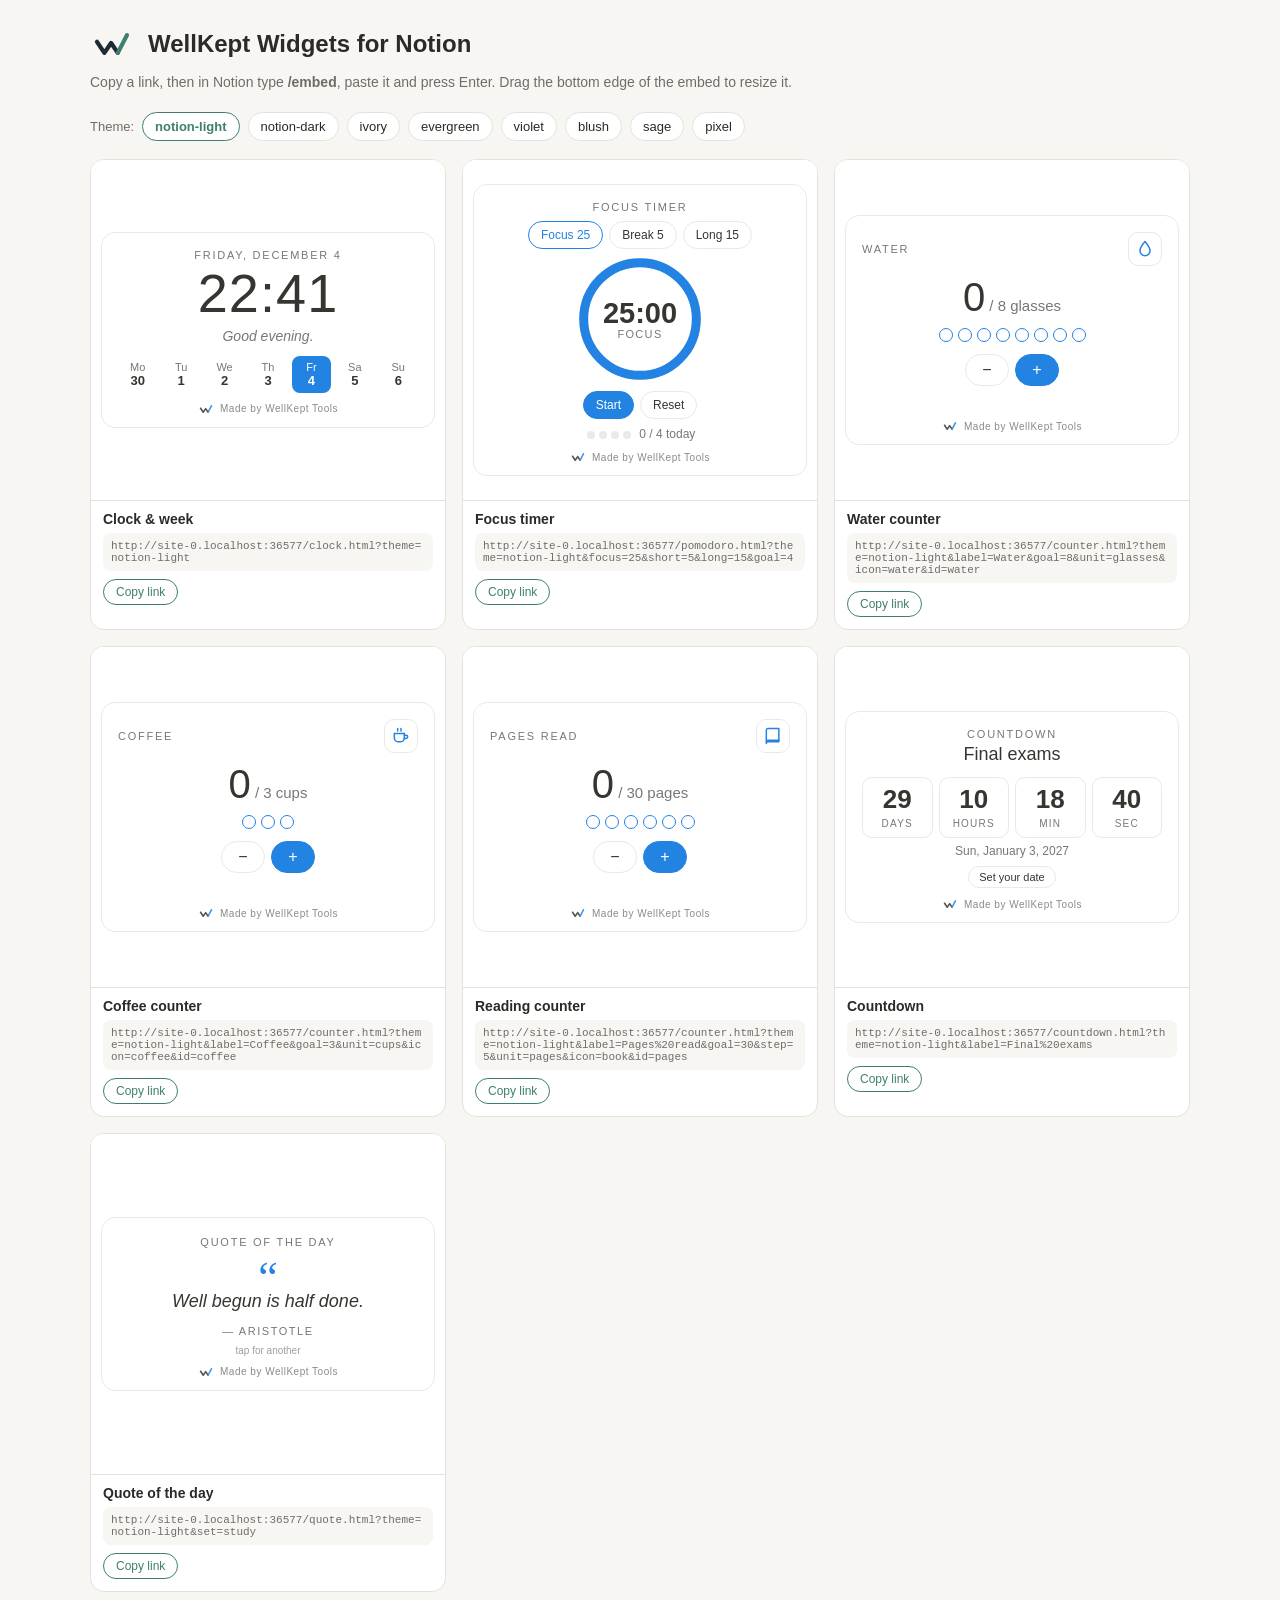
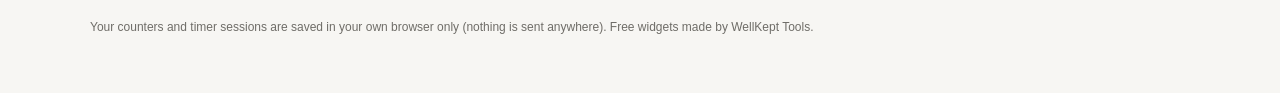
<file: index.html>
<!doctype html>
<html lang="en">
<head>
<meta charset="utf-8">
<meta name="viewport" content="width=device-width, initial-scale=1">
<title>WellKept Widgets for Notion</title>
<style>
  :root { --bg: #F7F6F3; --ink: #2B2A27; --muted: #6F6D68; --line: #E4E2DC; --accent: #3F7F6E; }
  * { box-sizing: border-box; margin: 0; padding: 0; }
  body { font-family: -apple-system, BlinkMacSystemFont, "Segoe UI", Inter, Roboto, Arial, sans-serif; background: var(--bg); color: var(--ink); padding: 28px 16px 48px; }
  header { max-width: 1100px; margin: 0 auto 22px; display: flex; align-items: center; gap: 14px; flex-wrap: wrap; }
  header svg { width: 44px; height: 32px; }
  h1 { font-size: 24px; }
  header p { color: var(--muted); font-size: 14px; flex-basis: 100%; }
  .bar { max-width: 1100px; margin: 0 auto 18px; display: flex; gap: 8px; flex-wrap: wrap; align-items: center; font-size: 13px; color: var(--muted); }
  .bar button { font: inherit; border: 1px solid var(--line); background: #fff; border-radius: 999px; padding: 6px 12px; cursor: pointer; color: var(--ink); }
  .bar button.on { border-color: var(--accent); color: var(--accent); font-weight: 600; }
  .grid { max-width: 1100px; margin: 0 auto; display: grid; grid-template-columns: repeat(auto-fill, minmax(320px, 1fr)); gap: 16px; }
  .w { background: #fff; border: 1px solid var(--line); border-radius: 14px; overflow: hidden; display: flex; flex-direction: column; }
  .w iframe { width: 100%; height: 340px; border: 0; display: block; }
  .w .meta { padding: 10px 12px 12px; border-top: 1px solid var(--line); }
  .w h2 { font-size: 14px; margin-bottom: 6px; }
  .w code { display: block; font-size: 11px; background: var(--bg); border-radius: 8px; padding: 7px 8px; word-break: break-all; color: var(--muted); }
  .w button { margin-top: 8px; font: inherit; font-size: 12px; border: 1px solid var(--accent); color: var(--accent); background: #fff; border-radius: 999px; padding: 5px 12px; cursor: pointer; }
  footer { max-width: 1100px; margin: 26px auto 0; font-size: 12px; color: var(--muted); line-height: 1.6; }
</style>
</head>
<body>
<header>
  <svg viewBox="0 0 72 52" aria-hidden="true"><g transform="translate(3.5,-3.5)" fill="none" stroke-width="7" stroke-linecap="round" stroke-linejoin="round"><polyline points="8,26 20,44 31,28 42,44" stroke="#1E2B33"/><polyline points="42,44 57,15" stroke="#3F7F6E"/></g></svg>
  <h1>WellKept Widgets for Notion</h1>
  <p>Copy a link, then in Notion type <b>/embed</b>, paste it and press Enter. Drag the bottom edge of the embed to resize it.</p>
</header>
<div class="bar" id="themes">Theme:</div>
<div class="grid" id="grid"></div>
<footer>Your counters and timer sessions are saved in your own browser only (nothing is sent anywhere). Free widgets made by WellKept Tools.</footer>
<script>
  var THEMES = ["notion-light", "notion-dark", "ivory", "evergreen", "violet", "blush", "sage", "pixel"];
  var W = [
    ["Clock & week", "clock.html", ""],
    ["Focus timer", "pomodoro.html", "&focus=25&short=5&long=15&goal=4"],
    ["Water counter", "counter.html", "&label=Water&goal=8&unit=glasses&icon=water&id=water"],
    ["Coffee counter", "counter.html", "&label=Coffee&goal=3&unit=cups&icon=coffee&id=coffee"],
    ["Reading counter", "counter.html", "&label=Pages%20read&goal=30&step=5&unit=pages&icon=book&id=pages"],
    ["Countdown", "countdown.html", "&label=Final%20exams"],
    ["Quote of the day", "quote.html", "&set=study"]
  ];
  var base = location.href.replace(/[^/]*(\?.*)?$/, "");
  var cur = new URLSearchParams(location.search).get("theme") || "notion-light";
  function url(w) { return base + w[1] + "?theme=" + cur + w[2]; }
  function render() {
    document.getElementById("themes").innerHTML = "Theme:" + THEMES.map(function (t) {
      return '<button class="' + (t === cur ? "on" : "") + '" data-t="' + t + '">' + t + "</button>";
    }).join("");
    document.getElementById("grid").innerHTML = W.map(function (w, i) {
      var u = url(w);
      return '<div class="w"><iframe loading="lazy" src="' + u + '" title="' + w[0] + '"></iframe><div class="meta"><h2>' + w[0] +
        '</h2><code>' + u.replace(/&/g, "&amp;") + '</code><button data-i="' + i + '">Copy link</button></div></div>';
    }).join("");
  }
  document.addEventListener("click", function (e) {
    var t = e.target.dataset;
    if (t.t) { cur = t.t; render(); }
    if (t.i !== undefined) {
      var u = url(W[+t.i]);
      (navigator.clipboard ? navigator.clipboard.writeText(u) : Promise.reject()).then(function () { e.target.textContent = "Copied ✓"; },
        function () { prompt("Copy this link:", u); });
    }
  });
  render();
</script>
</body>
</html>
</file>
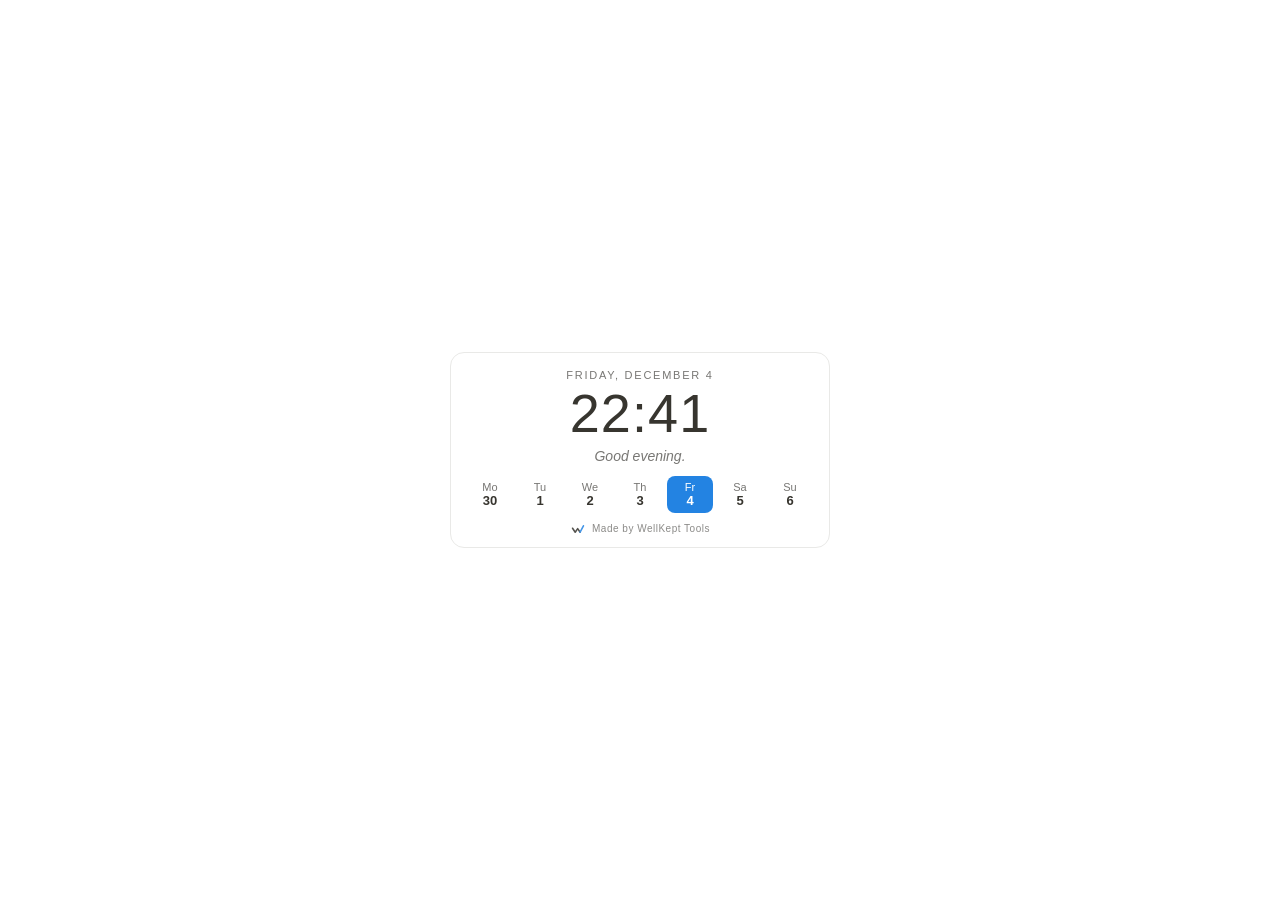
<file: clock.html>
<!doctype html>
<html lang="en">
<head>
<meta charset="utf-8">
<meta name="viewport" content="width=device-width, initial-scale=1">
<title>Clock · WellKept Widgets</title>
<script src="wk.js"></script>
<link rel="stylesheet" href="wk.css">
<style>
  .time { font-size: 54px; margin: 4px 0 2px; letter-spacing: .02em; }
  .time small { font-size: 18px; color: var(--muted); margin-left: 4px; }
  .greet { font-size: 14px; color: var(--muted); margin-top: 6px; font-style: italic; }
  .week { display: grid; grid-template-columns: repeat(7, 1fr); gap: 4px; margin-top: 12px; }
  .week span { font-size: 11px; padding: 5px 0; border-radius: 8px; color: var(--muted); }
  .week span b { display: block; font-size: 13px; color: var(--ink); font-weight: 600; }
  .week span.on { background: var(--accent); color: var(--card); }
  .week span.on b { color: var(--card); }
</style>
</head>
<body>
<div class="card">
  <div class="eyebrow" id="date"></div>
  <div class="time big" id="time">--:--</div>
  <div class="greet" id="greet"></div>
  <div class="week" id="week"></div>
  <div id="wk-brand"></div>
</div>
<script>
/* Réglages : &h12=1 (format 12 h)  &seconds=1  &greeting=0  &week=0  &name=Emma */
(function () {
  var h12 = WK.param("h12") === "1", sec = WK.param("seconds") === "1";
  var name = WK.param("name", "");
  if (WK.param("greeting") === "0") document.getElementById("greet").remove();
  if (WK.param("week") === "0") document.getElementById("week").remove();
  function pad(n) { return (n < 10 ? "0" : "") + n; }
  function draw() {
    var d = new Date(), h = d.getHours(), suf = "";
    if (h12) { suf = h < 12 ? "AM" : "PM"; h = h % 12 || 12; }
    var t = (h12 ? h : pad(h)) + ":" + pad(d.getMinutes()) + (sec ? ":" + pad(d.getSeconds()) : "");
    document.getElementById("time").innerHTML = t + (suf ? "<small>" + suf + "</small>" : "");
    document.getElementById("date").textContent = d.toLocaleDateString("en-US", { weekday: "long", month: "long", day: "numeric" });
    var g = document.getElementById("greet");
    if (g) {
      var hh = d.getHours(), part = hh < 5 ? "Good night" : hh < 12 ? "Good morning" : hh < 18 ? "Good afternoon" : "Good evening";
      g.textContent = part + (name ? ", " + name : "") + ".";
    }
    var w = document.getElementById("week");
    if (w) {
      var start = new Date(d); start.setDate(d.getDate() - ((d.getDay() + 6) % 7));
      var html = "";
      for (var i = 0; i < 7; i++) {
        var x = new Date(start); x.setDate(start.getDate() + i);
        var on = x.toDateString() === d.toDateString();
        html += '<span class="' + (on ? "on" : "") + '">' + x.toLocaleDateString("en-US", { weekday: "short" }).slice(0, 2) + "<b>" + x.getDate() + "</b></span>";
      }
      w.innerHTML = html;
    }
  }
  draw(); setInterval(draw, 1000);
})();
</script>
</body>
</html>
</file>
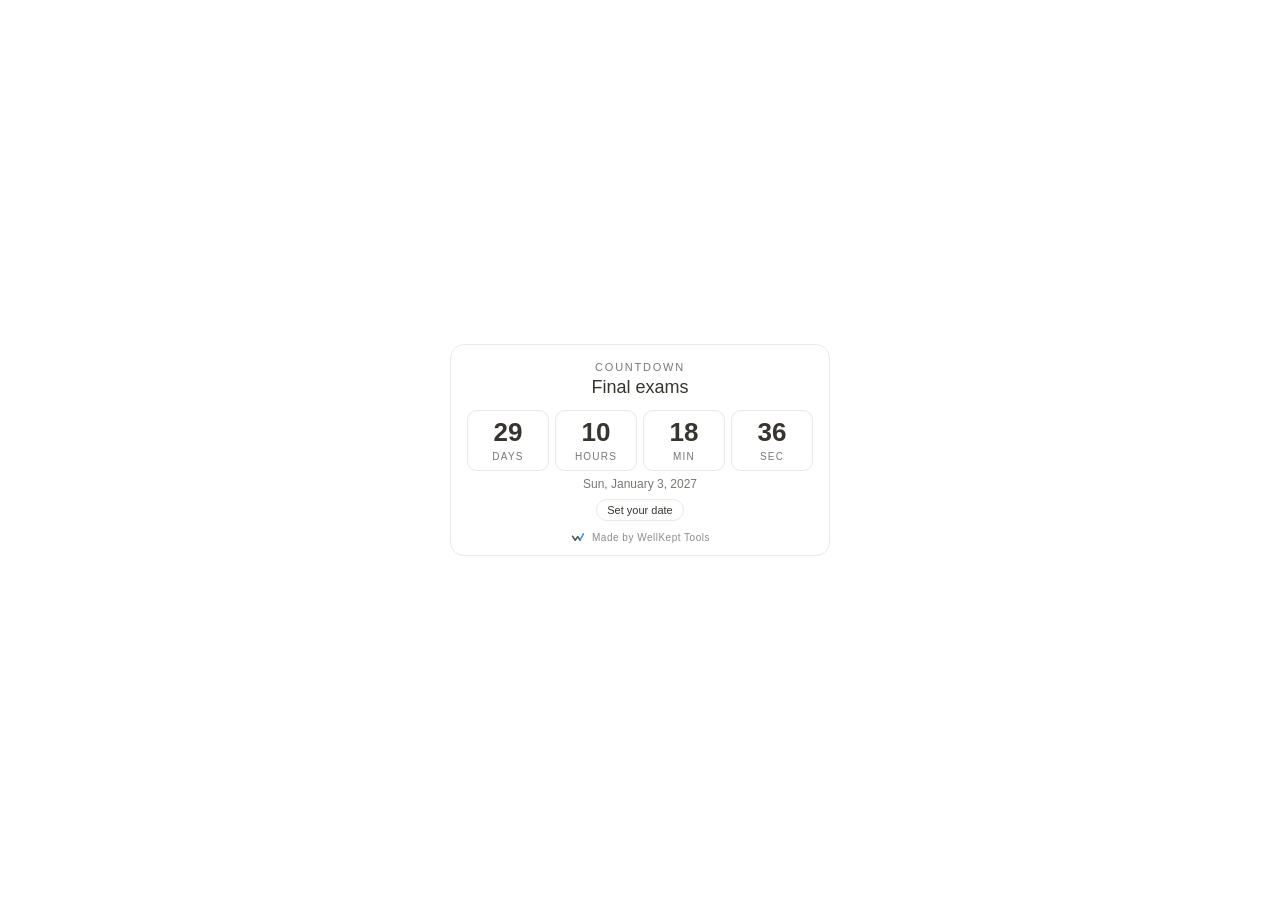
<file: countdown.html>
<!doctype html>
<html lang="en">
<head>
<meta charset="utf-8">
<meta name="viewport" content="width=device-width, initial-scale=1">
<title>Countdown · WellKept Widgets</title>
<script src="wk.js"></script>
<link rel="stylesheet" href="wk.css">
<style>
  .grid { display: grid; grid-template-columns: repeat(4, 1fr); gap: 6px; margin: 12px 0 4px; }
  .grid div { background: var(--bg); border: 1px solid var(--line); border-radius: calc(var(--radius) * .7); padding: 8px 0 6px; }
  .grid b { display: block; font-size: 26px; font-weight: 600; }
  .grid span { font-size: 10px; letter-spacing: .12em; text-transform: uppercase; color: var(--muted); }
  .what { font-size: 18px; margin-top: 4px; }
  .when { font-size: 12px; color: var(--muted); margin-top: 6px; }
  .edit { margin-top: 8px; font-size: 11px; padding: 4px 10px; }
  form { display: none; margin-top: 10px; gap: 6px; flex-direction: column; align-items: stretch; }
  form.open { display: flex; }
  input { font: inherit; font-size: 13px; padding: 7px 9px; border-radius: 8px; border: 1px solid var(--line); background: var(--bg); color: var(--ink); color-scheme: light dark; }
</style>
</head>
<body>
<div class="card">
  <div class="eyebrow">Countdown</div>
  <div class="what" id="what"></div>
  <div class="grid" id="grid"></div>
  <div class="when" id="when"></div>
  <button class="edit" id="edit">Set your date</button>
  <form id="form">
    <input id="in-label" maxlength="40" placeholder="What are you counting down to?">
    <input id="in-date" type="date">
    <div class="row"><button type="submit" class="main">Save</button><button type="button" id="cancel">Cancel</button></div>
  </form>
  <div id="wk-brand"></div>
</div>
<script>
/* Réglages : &label=Final%20exams (titre par défaut)  &date=2027-01-15 (date par défaut, AAAA-MM-JJ)  &id=exams
   L'acheteur choisit sa date dans le widget (« Set your date ») ; elle reste dans son navigateur. */
(function () {
  var $ = function (id) { return document.getElementById(id); };
  var st = WK.store("countdown"), s = st.get({});
  var label = s.label || WK.param("label", "Final exams");
  var ds = s.date || WK.param("date", "");
  var target;
  function parse() {
    target = /^\d{4}-\d{2}-\d{2}$/.test(ds) ? new Date(ds + "T09:00:00") : null;
    if (!target || isNaN(target)) { target = new Date(); target.setDate(target.getDate() + 30); target.setHours(9, 0, 0, 0); ds = ""; }
    $("what").textContent = label;
    $("when").textContent = target.toLocaleDateString("en-US", { weekday: "short", month: "long", day: "numeric", year: "numeric" });
    $("edit").textContent = ds ? "Change" : "Set your date";
  }
  function draw() {
    var ms = Math.max(0, target - Date.now()), sec = Math.floor(ms / 1000);
    var p = [[Math.floor(sec / 86400), "days"], [Math.floor(sec % 86400 / 3600), "hours"], [Math.floor(sec % 3600 / 60), "min"], [sec % 60, "sec"]];
    $("grid").innerHTML = p.map(function (x) { return "<div><b>" + x[0] + "</b><span>" + x[1] + "</span></div>"; }).join("");
    if (ms === 0 && ds) $("when").textContent = "It's today. You've got this.";
  }
  $("edit").onclick = function () { $("in-label").value = label; $("in-date").value = ds; $("form").className = "open"; $("edit").style.display = "none"; };
  $("cancel").onclick = function () { $("form").className = ""; $("edit").style.display = ""; };
  $("form").onsubmit = function (e) {
    e.preventDefault();
    label = $("in-label").value.trim() || label; ds = $("in-date").value || ds;
    st.set({ label: label, date: ds }); $("cancel").onclick(); parse(); draw();
  };
  parse(); draw(); setInterval(draw, 1000);
})();
</script>
</body>
</html>
</file>
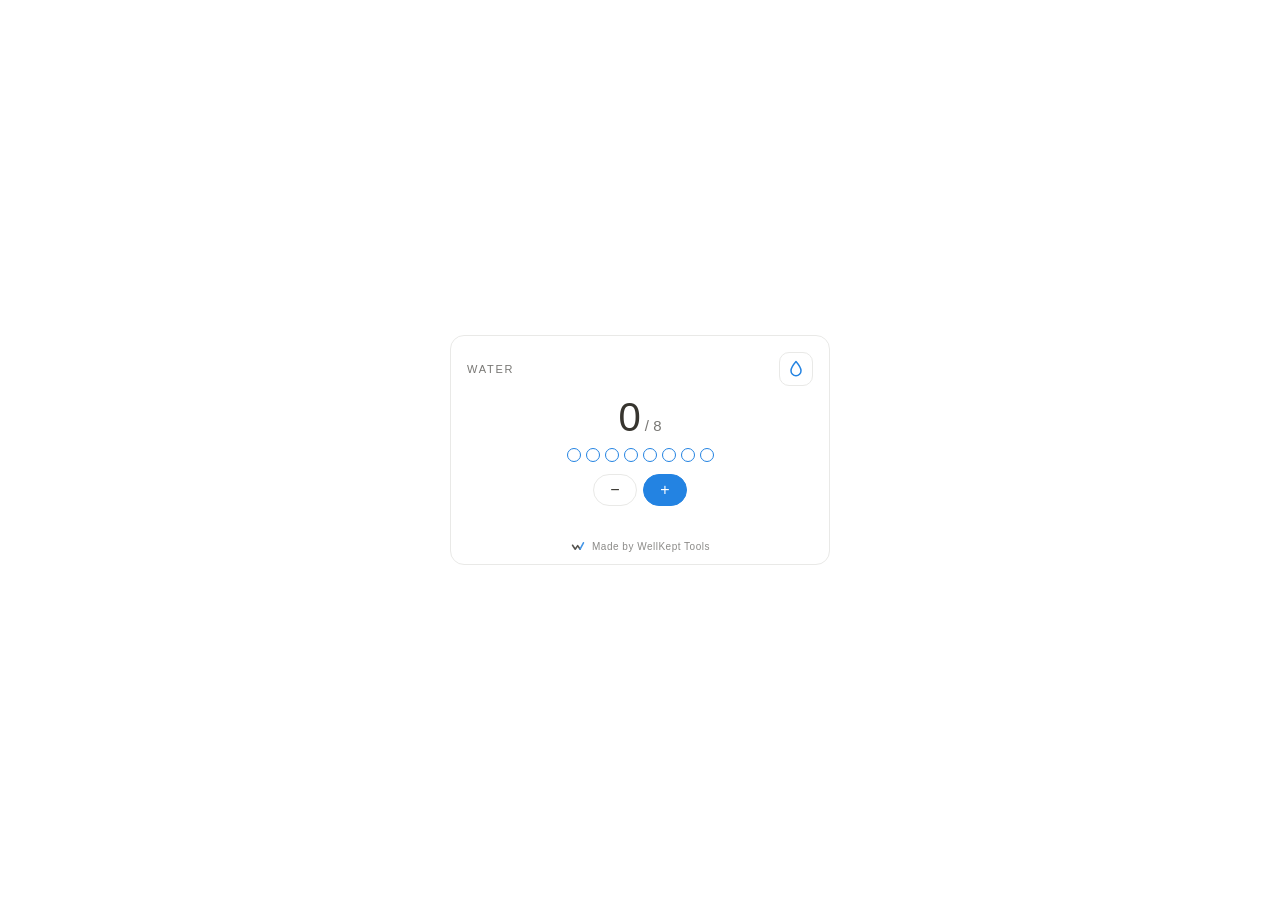
<file: counter.html>
<!doctype html>
<html lang="en">
<head>
<meta charset="utf-8">
<meta name="viewport" content="width=device-width, initial-scale=1">
<title>Daily counter · WellKept Widgets</title>
<script src="wk.js"></script>
<link rel="stylesheet" href="wk.css">
<style>
  .head { display: flex; align-items: center; justify-content: space-between; gap: 8px; }
  .head .eyebrow { text-align: left; }
  .ico { width: 34px; height: 34px; border-radius: 10px; background: var(--bg); border: 1px solid var(--line); display: grid; place-items: center; color: var(--accent); }
  .ico svg { width: 20px; height: 20px; }
  .val { font-size: 40px; margin: 10px 0 2px; }
  .val small { font-size: 15px; color: var(--muted); }
  .pips { display: flex; gap: 5px; justify-content: center; flex-wrap: wrap; margin: 10px 0 12px; }
  .pips i { width: 14px; height: 14px; border-radius: 50%; border: 1.5px solid var(--accent); }
  .pips i.on { background: var(--accent); }
  .done { font-size: 12px; color: var(--accent2); min-height: 16px; margin-top: 8px; }
  .row button { min-width: 44px; font-size: 16px; padding: 6px 14px; }
</style>
</head>
<body>
<div class="card">
  <div class="head"><div class="eyebrow" id="label">Water</div><div class="ico" id="ico"></div></div>
  <div class="val big" id="val">0</div>
  <div class="pips" id="pips"></div>
  <div class="track" id="trackwrap" style="display:none"><i id="bar"></i></div>
  <div class="row" style="margin-top:12px">
    <button id="minus" aria-label="Remove one">−</button>
    <button class="main" id="plus" aria-label="Add one">+</button>
  </div>
  <div class="done" id="done"></div>
  <div id="wk-brand"></div>
</div>
<script>
/* Réglages : &label=Water &goal=8 &step=1 &unit=glasses &icon=water|coffee|book|steps|star|heart|moon|leaf
   &reset=daily|weekly|never (weekly : remise à zéro le lundi) &id=water (chaque compteur a son id pour garder sa valeur) */
(function () {
  var ICONS = {
    water: '<path d="M12 3s6 7 6 11a6 6 0 0 1-12 0c0-4 6-11 6-11z"/>',
    coffee: '<path d="M4 9h12v5a5 5 0 0 1-5 5H9a5 5 0 0 1-5-5V9z"/><path d="M16 11h2a2 2 0 0 1 0 4h-2"/><path d="M8 3v3M12 3v3"/>',
    book: '<path d="M4 5a2 2 0 0 1 2-2h13v16H6a2 2 0 0 0-2 2V5z"/><path d="M4 19a2 2 0 0 1 2-2h13"/>',
    steps: '<path d="M7 16c-2 0-3-2-3-5s1-6 3-6 3 3 3 6-1 5-3 5zM17 20c-2 0-3-2-3-4s1-5 3-5 3 3 3 5-1 4-3 4z"/>',
    star: '<path d="M12 3l2.7 5.6 6.1.9-4.4 4.3 1 6.1L12 17l-5.4 2.9 1-6.1L3.2 9.5l6.1-.9z"/>',
    heart: '<path d="M12 20s-7-4.4-7-10a4 4 0 0 1 7-2.6A4 4 0 0 1 19 10c0 5.6-7 10-7 10z"/>',
    moon: '<path d="M20 14A8 8 0 0 1 10 4a8 8 0 1 0 10 10z"/>',
    leaf: '<path d="M5 19c0-9 6-14 15-14 0 9-5 15-14 15"/><path d="M5 19l7-7"/>'
  };
  var $ = function (id) { return document.getElementById(id); };
  var label = WK.param("label", "Water"), goal = WK.num("goal", 8, 1, 100000), step = WK.num("step", 1, 0.01, 100000);
  var unit = WK.param("unit", ""), reset = WK.param("reset", "daily");
  function period() {
    if (reset !== "weekly") return WK.today();
    var d = new Date(); d.setDate(d.getDate() - (d.getDay() + 6) % 7);
    return "w" + d.getFullYear() + "-" + (d.getMonth() + 1) + "-" + d.getDate();
  }
  var icon = ICONS[WK.param("icon", "water")] || ICONS.star;
  $("label").textContent = label;
  $("ico").innerHTML = '<svg viewBox="0 0 24 24" fill="none" stroke="currentColor" stroke-width="1.8" stroke-linecap="round" stroke-linejoin="round">' + icon + "</svg>";
  var st = WK.store("counter-" + (WK.param("id") ? "" : label.toLowerCase().replace(/\W+/g, "-"))), s = st.get({});
  var v = reset !== "never" && s.day !== period() ? 0 : s.v || 0;
  var pipsMode = goal / step <= 12;
  if (!pipsMode) { $("pips").style.display = "none"; $("trackwrap").style.display = "block"; }
  function fmt(n) { return Math.round(n * 100) / 100; }
  function draw() {
    $("val").innerHTML = fmt(v) + '<small> / ' + fmt(goal) + (unit ? " " + unit : "") + "</small>";
    if (pipsMode) {
      var n = Math.round(goal / step), on = Math.round(v / step), h = "";
      for (var i = 0; i < n; i++) h += '<i class="' + (i < on ? "on" : "") + '"></i>';
      $("pips").innerHTML = h;
    } else $("bar").style.width = Math.min(100, v / goal * 100) + "%";
    $("done").textContent = v >= goal ? (reset === "weekly" ? "Goal reached this week ✓" : reset === "never" ? "Goal reached ✓" : "Goal reached today ✓") : "";
    st.set({ day: period(), v: v });
  }
  $("plus").onclick = function () { v = fmt(v + step); draw(); };
  $("minus").onclick = function () { v = Math.max(0, fmt(v - step)); draw(); };
  draw();
})();
</script>
</body>
</html>
</file>
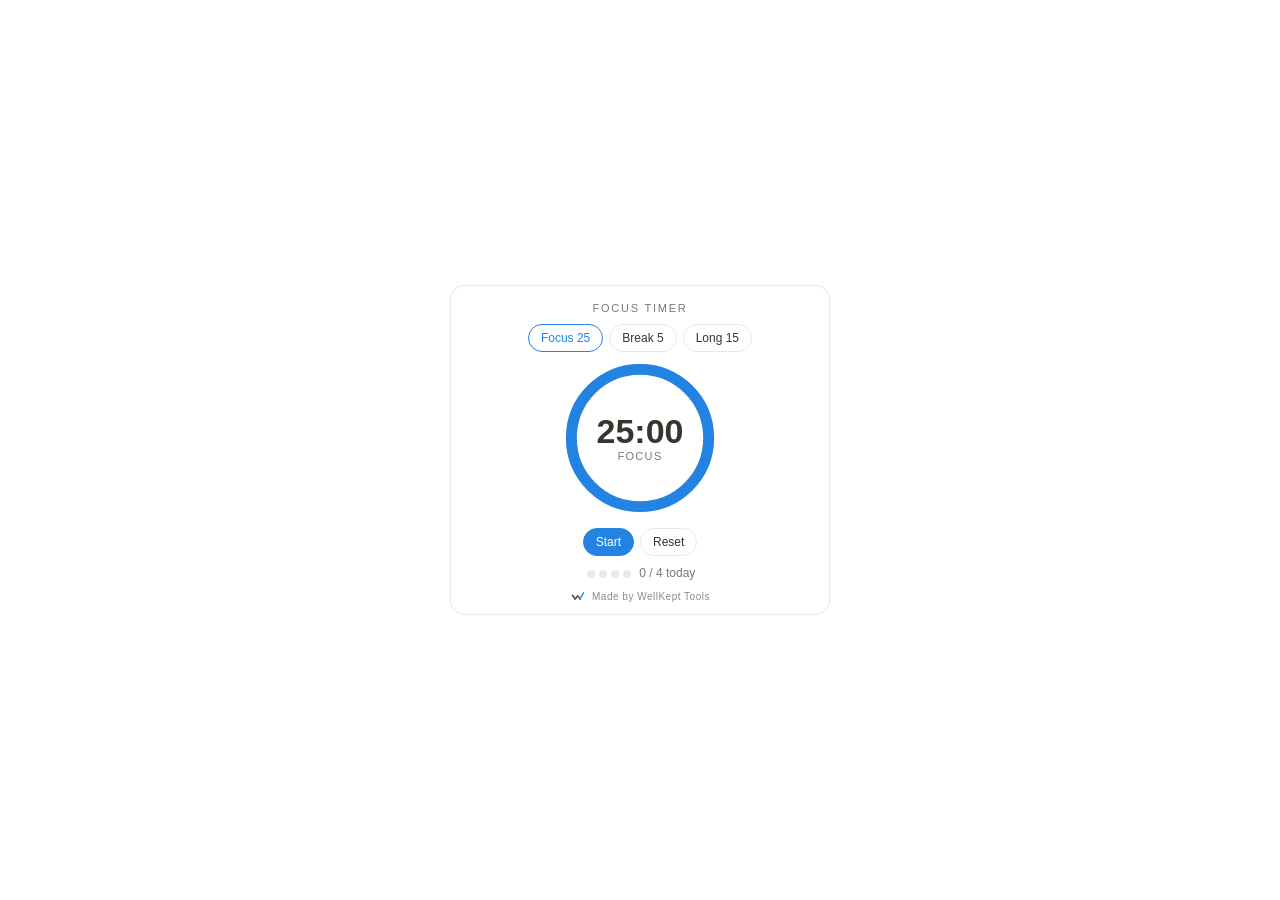
<file: pomodoro.html>
<!doctype html>
<html lang="en">
<head>
<meta charset="utf-8">
<meta name="viewport" content="width=device-width, initial-scale=1">
<title>Focus timer · WellKept Widgets</title>
<script src="wk.js"></script>
<link rel="stylesheet" href="wk.css">
<style>
  .ring { position: relative; width: 156px; height: 156px; margin: 4px auto 12px; }
  .ring svg { width: 100%; height: 100%; transform: rotate(-90deg); }
  .ring circle { fill: none; stroke-width: 7; }
  .ring .bg { stroke: var(--line); }
  .ring .fg { stroke: var(--accent); stroke-linecap: round; transition: stroke-dashoffset .9s linear; }
  .ring.break .fg { stroke: var(--accent2); }
  .ring .in { position: absolute; inset: 0; display: flex; flex-direction: column; align-items: center; justify-content: center; }
  .ring b { font-size: 34px; font-weight: 600; }
  .ring span { font-size: 11px; color: var(--muted); letter-spacing: .12em; text-transform: uppercase; }
  .dots { margin-top: 10px; font-size: 12px; color: var(--muted); }
  .dots i { display: inline-block; width: 8px; height: 8px; border-radius: 50%; background: var(--line); margin: 0 2px; vertical-align: middle; }
  .dots i.on { background: var(--accent); }
  /* Hauteur Notion par défaut (320 px) : version compacte, rien à régler à la main */
  @media (max-height: 360px) {
    .ring { width: 128px; height: 128px; margin: 2px auto 8px; }
    .ring b { font-size: 29px; }
    #modes { margin: 8px 0 6px !important; }
    .dots { margin-top: 8px; }
  }
  @media (max-height: 360px) and (max-width: 280px) {
    .ring { width: 112px; height: 112px; }
    .ring b { font-size: 26px; }
    #modes button { padding: 4px 9px; font-size: 11px; }
  }
</style>
</head>
<body>
<div class="card">
  <div class="eyebrow" id="title">Focus timer</div>
  <div class="row" id="modes" style="margin:10px 0 8px"></div>
  <div class="ring" id="ring">
    <svg viewBox="0 0 100 100"><circle class="bg" cx="50" cy="50" r="44"/><circle class="fg" id="arc" cx="50" cy="50" r="44"/></svg>
    <div class="in"><b class="big" id="left">25:00</b><span id="label">focus</span></div>
  </div>
  <div class="row">
    <button class="main" id="go">Start</button>
    <button id="reset">Reset</button>
  </div>
  <div class="dots" id="dots"></div>
  <div id="wk-brand"></div>
</div>
<script>
/* Réglages : &focus=25 &short=5 &long=15 &goal=4 (séances par jour) &title=Study%20timer &sound=0 */
(function () {
  var $ = function (id) { return document.getElementById(id); };
  var M = [
    { k: "focus", label: "Focus", min: WK.num("focus", 25, 1, 180) },
    { k: "short", label: "Break", min: WK.num("short", 5, 1, 60) },
    { k: "long", label: "Long", min: WK.num("long", 15, 1, 90) }
  ];
  var goal = WK.num("goal", 4, 1, 12), sound = WK.param("sound") !== "0";
  $("title").textContent = WK.param("title", "Focus timer");
  var st = WK.store("pomo"), saved = st.get({}), day = WK.today();
  var done = saved.day === day ? saved.done || 0 : 0;
  var C = 2 * Math.PI * 44, arc = $("arc"); arc.style.strokeDasharray = C;
  var mode = M[0], total, left, timer = null, endAt = 0;

  $("modes").innerHTML = M.map(function (m, i) { return '<button data-i="' + i + '">' + m.label + " " + m.min + "</button>"; }).join("");
  function pad(n) { return (n < 10 ? "0" : "") + n; }
  function draw() {
    $("left").textContent = pad(Math.floor(left / 60)) + ":" + pad(left % 60);
    arc.style.strokeDashoffset = C * (1 - left / total);
    var d = ""; for (var i = 0; i < goal; i++) d += '<i class="' + (i < done ? "on" : "") + '"></i>';
    $("dots").innerHTML = d + " &nbsp;" + done + " / " + goal + " today";
  }
  function chime() {
    if (!sound) return;
    try {
      var a = new (window.AudioContext || window.webkitAudioContext)();
      [0, .35].forEach(function (t) {
        var o = a.createOscillator(), g = a.createGain();
        o.frequency.value = 660; o.connect(g); g.connect(a.destination);
        g.gain.setValueAtTime(.15, a.currentTime + t);
        g.gain.exponentialRampToValueAtTime(.001, a.currentTime + t + .3);
        o.start(a.currentTime + t); o.stop(a.currentTime + t + .3);
      });
    } catch (e) {}
  }
  function stop() { clearInterval(timer); timer = null; $("go").textContent = "Start"; }
  function set(m) {
    stop(); mode = m; total = left = m.min * 60;
    $("label").textContent = m.k === "focus" ? "focus" : "break";
    $("ring").className = "ring" + (m.k === "focus" ? "" : " break");
    [].forEach.call(document.querySelectorAll("#modes button"), function (b) { b.className = M[+b.dataset.i] === m ? "on" : ""; });
    draw();
  }
  $("go").onclick = function () {
    if (timer) { stop(); return; }
    $("go").textContent = "Pause";
    endAt = Date.now() + left * 1000;   /* horloge murale : juste même si l'onglet dort */
    timer = setInterval(function () {
      left = Math.max(0, Math.round((endAt - Date.now()) / 1000));
      if (left === 0) {
        stop(); chime();
        if (mode.k === "focus") { done++; st.set({ day: day, done: done }); set(done % goal === 0 ? M[2] : M[1]); return; }
        set(M[0]); return;
      }
      draw();
    }, 250);
  };
  $("reset").onclick = function () { set(mode); };
  [].forEach.call(document.querySelectorAll("#modes button"), function (b) { b.onclick = function () { set(M[+b.dataset.i]); }; });
  set(M[0]);
})();
</script>
</body>
</html>
</file>
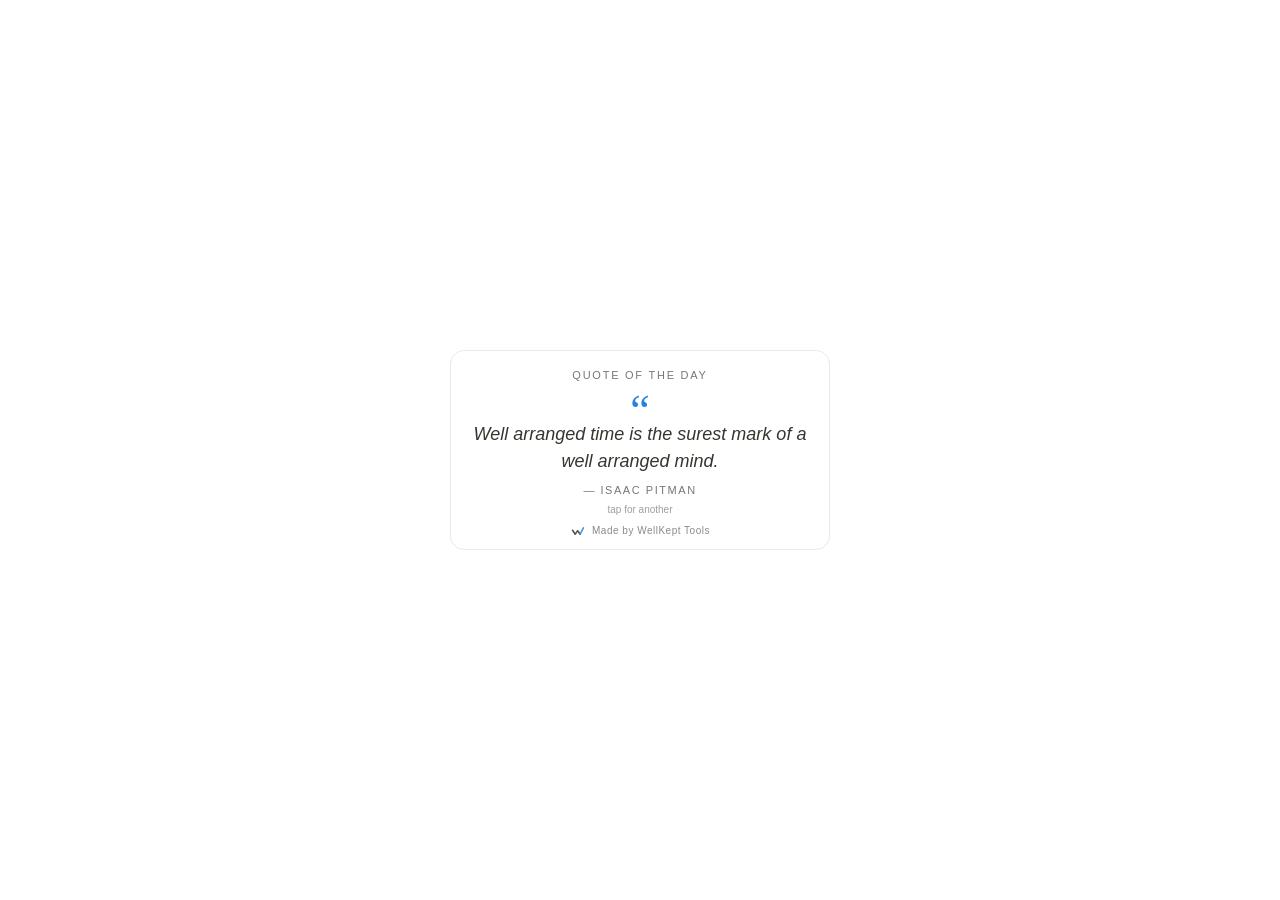
<file: quote.html>
<!doctype html>
<html lang="en">
<head>
<meta charset="utf-8">
<meta name="viewport" content="width=device-width, initial-scale=1">
<title>Quote of the day · WellKept Widgets</title>
<script src="wk.js"></script>
<link rel="stylesheet" href="wk.css">
<style>
  .card { padding: 18px 18px 12px; cursor: pointer; }
  .mark { font-family: Georgia, serif; font-size: 44px; line-height: 1; color: var(--accent); height: 26px; margin-top: 8px; overflow: hidden; }
  .text { font-size: 18px; line-height: 1.45; margin: 6px 4px 10px; font-style: italic; transition: opacity .25s; }
  .who { font-size: 11px; letter-spacing: .14em; text-transform: uppercase; color: var(--muted); }
  .hint { font-size: 10px; color: var(--muted); opacity: .7; margin-top: 8px; }
</style>
</head>
<body>
<div class="card" id="card" title="Tap for another quote">
  <div class="eyebrow" id="title">Quote of the day</div>
  <div class="mark">“</div>
  <div class="text" id="text"></div>
  <div class="who" id="who"></div>
  <div class="hint" id="hint">tap for another</div>
  <div id="wk-brand"></div>
</div>
<script>
/* Réglages : &set=study|calm|focus|business|all  &title=Daily%20reminder
   Citation fixe : &text=…&author=…  (alors pas de rotation). Toutes les citations sont d'auteurs du domaine public. */
(function () {
  var Q = {
    study: [
      ["Learning never exhausts the mind.", "Leonardo da Vinci"],
      ["The roots of education are bitter, but the fruit is sweet.", "Aristotle"],
      ["The beginning is the most important part of the work.", "Plato"],
      ["Knowing is not enough; we must apply.", "Johann Wolfgang von Goethe"],
      ["Well begun is half done.", "Aristotle"],
      ["It does not matter how slowly you go as long as you do not stop.", "Confucius"],
      ["Genius is one percent inspiration and ninety-nine percent perspiration.", "Thomas Edison"],
      ["Either write something worth reading or do something worth writing.", "Benjamin Franklin"]
    ],
    calm: [
      ["Nature does not hurry, yet everything is accomplished.", "Lao Tzu"],
      ["Adopt the pace of nature: her secret is patience.", "Ralph Waldo Emerson"],
      ["Very little is needed to make a happy life.", "Marcus Aurelius"],
      ["Dwell on the beauty of life.", "Marcus Aurelius"],
      ["Keep your face always toward the sunshine.", "Walt Whitman"],
      ["Wherever you go, go with all your heart.", "Confucius"],
      ["Rest is not idleness.", "John Lubbock"],
      ["The happiness of your life depends upon the quality of your thoughts.", "Marcus Aurelius"]
    ],
    focus: [
      ["A journey of a thousand miles begins with a single step.", "Lao Tzu"],
      ["Lost time is never found again.", "Benjamin Franklin"],
      ["Begin at once to live.", "Seneca"],
      ["While we wait for life, life passes.", "Seneca"],
      ["The best way out is always through.", "Robert Frost"],
      ["It is not enough to be busy. The question is: what are we busy about?", "Henry David Thoreau"],
      ["Go confidently in the direction of your dreams.", "Henry David Thoreau"],
      ["Be not afraid of going slowly; be afraid only of standing still.", "Chinese proverb"]
    ],
    business: [
      ["Well done is better than well said.", "Benjamin Franklin"],
      ["Diligence is the mother of good luck.", "Benjamin Franklin"],
      ["Energy and persistence conquer all things.", "Benjamin Franklin"],
      ["Luck is what happens when preparation meets opportunity.", "Seneca"],
      ["Well arranged time is the surest mark of a well arranged mind.", "Isaac Pitman"],
      ["Do what you can, with what you have, where you are.", "Theodore Roosevelt"],
      ["Rome was not built in a day.", "Proverb"],
      ["He who has a why can bear almost any how.", "Friedrich Nietzsche"]
    ]
  };
  var $ = function (id) { return document.getElementById(id); };
  $("title").textContent = WK.param("title", "Quote of the day");
  var fixed = WK.param("text", "");
  if (fixed) {
    $("text").textContent = fixed; $("who").textContent = WK.param("author", "");
    $("hint").remove(); $("card").style.cursor = "default"; return;
  }
  var set = WK.param("set", "all");
  var list = Q[set] || [].concat(Q.study, Q.calm, Q.focus, Q.business);
  var d = new Date(), seed = Math.floor((d - new Date(d.getFullYear(), 0, 0)) / 864e5) + d.getFullYear();
  var i = seed % list.length;
  function show() {
    var t = $("text"); t.style.opacity = 0;
    setTimeout(function () { t.textContent = list[i][0]; $("who").textContent = "— " + list[i][1]; t.style.opacity = 1; }, 150);
  }
  $("card").onclick = function () { i = (i + 1) % list.length; show(); };
  show();
})();
</script>
</body>
</html>
</file>
<file: wk.css>
/* WellKept Widgets : base commune. Les couleurs viennent de wk.js (variables CSS). */
* { box-sizing: border-box; margin: 0; padding: 0; }
html, body { height: 100%; background: var(--bg, #fff); }
body {
  font-family: var(--font); color: var(--ink);
  display: flex; align-items: center; justify-content: center;
  padding: 10px; -webkit-font-smoothing: antialiased;
}
.card {
  width: 100%; max-width: 380px; background: var(--card);
  border: 1px solid var(--line); border-radius: var(--radius);
  padding: 16px 16px 12px; text-align: center;
}
.eyebrow { font-size: 11px; letter-spacing: .16em; text-transform: uppercase; color: var(--muted); }
.big, .grid b { font-variant-numeric: lining-nums tabular-nums; line-height: 1.05; }
.rule { display: flex; align-items: center; gap: 8px; margin: 12px 0 10px; color: var(--muted); font-size: 11px; letter-spacing: .1em; text-transform: uppercase; }
.rule::before, .rule::after { content: ""; flex: 1; height: 1px; background: var(--line); }
button {
  font: inherit; cursor: pointer; border-radius: 999px; border: 1px solid var(--line);
  background: transparent; color: var(--ink); padding: 6px 12px; font-size: 12px;
  transition: background .15s, border-color .15s, transform .1s;
}
button:hover { border-color: var(--accent); }
button:active { transform: scale(.96); }
button.main { background: var(--accent); border-color: var(--accent); color: var(--card); }
button.on { border-color: var(--accent); color: var(--accent); }
.row { display: flex; gap: 6px; justify-content: center; flex-wrap: wrap; }
.wk-brand { margin-top: 10px; display: flex; align-items: center; justify-content: center; gap: 6px; font-size: 10px; letter-spacing: .05em; color: var(--muted); opacity: .85; }
.wk-brand svg { width: 16px; height: 12px; color: var(--ink); }
.track { height: 8px; border-radius: 99px; background: var(--line); overflow: hidden; }
.track i { display: block; height: 100%; width: 0; background: var(--accent); border-radius: 99px; transition: width .4s; }
@media (max-width: 300px) { .grid b { font-size: 20px !important; } }
@media (max-width: 260px) { body { padding: 4px; } .card { padding: 10px 10px 8px; } }
</file>
